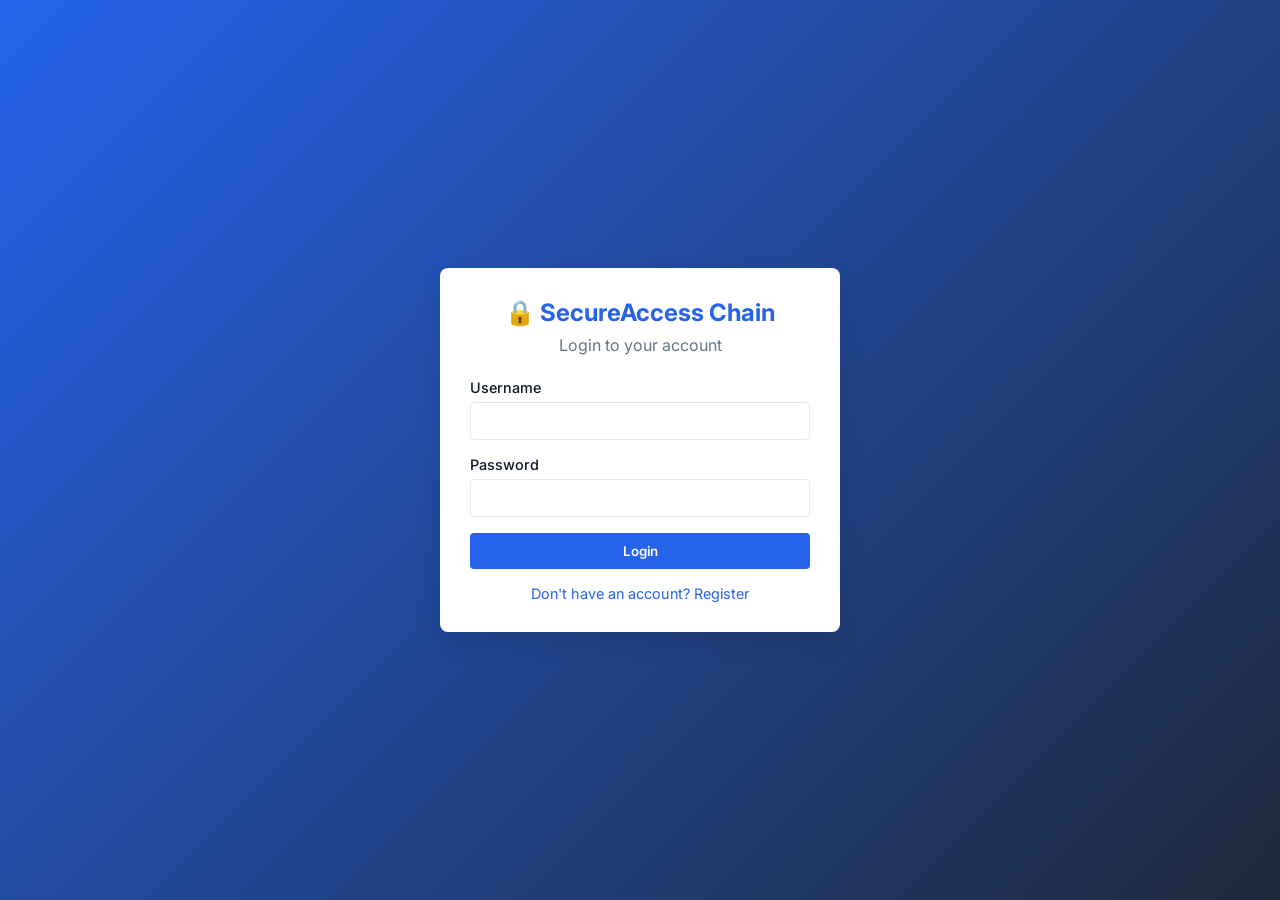
<file: frontend/index.html>
<!DOCTYPE html>
<html lang="en">
<head>
    <meta charset="UTF-8">
    <meta name="viewport" content="width=device-width, initial-scale=1.0">
    <title>SecureAccess Chain</title>
    <style>
        body { font-family: 'Inter', sans-serif; display: flex; justify-content: center; align-items: center; height: 100vh; background-color: #f1f5f9; margin: 0; }
        .spinner { border: 4px solid rgba(0, 0, 0, 0.1); width: 40px; height: 40px; border-radius: 50%; border-left-color: #2563eb; animation: spin 1s linear infinite; }
        @keyframes spin { 0% { transform: rotate(0deg); } 100% { transform: rotate(360deg); } }
    </style>
</head>
<body>
    <div class="spinner"></div>
    <script>
        document.addEventListener("DOMContentLoaded", () => {
            const token = localStorage.getItem("access_token");
            if (token) {
                window.location.href = "dashboard.html";
            } else {
                window.location.href = "login.html";
            }
        });
    </script>
</body>
</html>
</file>
<file: frontend/css/styles.css>
:root {
    --primary: #2563eb;
    --primary-hover: #1d4ed8;
    --sidebar: #1e293b;
    --sidebar-hover: #334155;
    --success: #059669;
    --danger: #dc2626;
    --warning: #d97706;
    --text-main: #0f172a;
    --text-muted: #64748b;
    --bg-main: #f8fafc;
    --bg-card: #ffffff;
    --border: #e2e8f0;
}

body {
    margin: 0;
    font-family: 'Inter', sans-serif;
    background-color: var(--bg-main);
    color: var(--text-main);
}

.login-body {
    display: flex;
    justify-content: center;
    align-items: center;
    min-height: 100vh;
    background: linear-gradient(135deg, #2563eb 0%, #1e293b 100%);
}

.login-container {
    width: 100%;
    max-width: 400px;
    padding: 20px;
}

.login-card {
    background-color: var(--bg-card);
    border-radius: 8px;
    padding: 30px;
    box-shadow: 0 10px 25px rgba(0,0,0,0.1);
}

.login-header {
    text-align: center;
    margin-bottom: 24px;
}

.login-header h2 {
    margin: 0;
    color: var(--primary);
}

.login-header p {
    color: var(--text-muted);
    margin-top: 8px;
}

.form-group {
    margin-bottom: 16px;
}

.form-group label {
    display: block;
    margin-bottom: 6px;
    font-weight: 500;
    font-size: 0.9rem;
}

.form-group input, .form-group select {
    width: 100%;
    padding: 10px;
    border: 1px solid var(--border);
    border-radius: 4px;
    box-sizing: border-box;
    font-family: 'Inter', sans-serif;
}

.btn {
    padding: 10px 16px;
    border: none;
    border-radius: 4px;
    font-weight: 600;
    cursor: pointer;
    transition: background-color 0.2s;
    font-family: 'Inter', sans-serif;
}

.btn-primary { background-color: var(--primary); color: white; }
.btn-primary:hover { background-color: var(--primary-hover); }
.btn-success { background-color: var(--success); color: white; }
.btn-danger { background-color: var(--danger); color: white; }
.btn-warning { background-color: var(--warning); color: white; }
.btn-outline { background-color: transparent; border: 1px solid var(--border); color: var(--text-main); }
.btn-full { width: 100%; }

.form-footer {
    text-align: center;
    margin-top: 16px;
    font-size: 0.9rem;
}
.form-footer a { color: var(--primary); text-decoration: none; }

.error-msg { color: var(--danger); font-size: 0.85rem; margin-bottom: 10px; }
.success-msg { color: var(--success); font-size: 0.85rem; margin-bottom: 10px; }

/* Dashboard Layout */
.sidebar {
    width: 250px;
    background-color: var(--sidebar);
    color: white;
    position: fixed;
    height: 100vh;
    left: 0;
    top: 0;
    display: flex;
    flex-direction: column;
}

.sidebar-brand {
    padding: 20px;
    font-size: 1.25rem;
    font-weight: 700;
    border-bottom: 1px solid rgba(255,255,255,0.1);
}

.sidebar-nav {
    flex: 1;
    display: flex;
    flex-direction: column;
    padding: 10px 0;
}

.sidebar-nav a {
    color: #cbd5e1;
    text-decoration: none;
    padding: 12px 20px;
    transition: background 0.2s;
}

.sidebar-nav a:hover, .sidebar-nav a.active {
    background-color: var(--sidebar-hover);
    color: white;
}

.sidebar-footer {
    padding: 15px 20px;
    border-top: 1px solid rgba(255,255,255,0.1);
}

.sidebar-footer a {
    color: #cbd5e1;
    text-decoration: none;
}

.main-content {
    margin-left: 250px;
    padding: 0;
    min-height: 100vh;
}

.topbar {
    background-color: white;
    padding: 15px 30px;
    border-bottom: 1px solid var(--border);
    display: flex;
    justify-content: space-between;
    align-items: center;
}

.topbar h1 { margin: 0; font-size: 1.25rem; }

.content {
    padding: 30px;
}

.stats-grid {
    display: grid;
    grid-template-columns: repeat(auto-fit, minmax(200px, 1fr));
    gap: 20px;
    margin-bottom: 30px;
}

.stat-card {
    background-color: white;
    padding: 20px;
    border-radius: 8px;
    box-shadow: 0 2px 4px rgba(0,0,0,0.05);
}

.stat-card h3 {
    margin: 0 0 10px 0;
    font-size: 0.9rem;
    color: var(--text-muted);
    font-weight: 500;
}

.stat-card p {
    margin: 0;
    font-size: 1.8rem;
    font-weight: 700;
}

.card {
    background-color: white;
    padding: 20px;
    border-radius: 8px;
    box-shadow: 0 2px 4px rgba(0,0,0,0.05);
    margin-bottom: 20px;
}

.toolbar {
    display: flex;
    justify-content: space-between;
    margin-bottom: 20px;
    align-items: center;
}

.data-table {
    width: 100%;
    border-collapse: collapse;
}

.data-table th, .data-table td {
    padding: 12px 15px;
    text-align: left;
    border-bottom: 1px solid var(--border);
}

.data-table th {
    background-color: #f8fafc;
    font-weight: 600;
    color: var(--text-muted);
}

.data-table tbody tr:hover {
    background-color: #f1f5f9;
}

.badge {
    padding: 4px 8px;
    border-radius: 9999px;
    font-size: 0.75rem;
    font-weight: 600;
}

.badge-blue { background-color: #dbeafe; color: #1e40af; }
.badge-green { background-color: #d1fae5; color: #065f46; }
.badge-yellow { background-color: #fef3c7; color: #92400e; }
.badge-purple { background-color: #ede9fe; color: #5b21b6; }

.modal {
    display: none;
    position: fixed;
    top: 0; left: 0; width: 100%; height: 100%;
    background-color: rgba(0,0,0,0.5);
    align-items: center;
    justify-content: center;
}

.modal-content {
    background: white;
    padding: 30px;
    border-radius: 8px;
    width: 100%;
    max-width: 400px;
}

.tabs {
    display: flex;
    gap: 10px;
    margin-bottom: 20px;
}

.tab-btn {
    padding: 10px 20px;
    border: none;
    background: transparent;
    cursor: pointer;
    font-size: 1rem;
    font-weight: 500;
    border-bottom: 2px solid transparent;
}

.tab-btn.active {
    border-bottom-color: var(--primary);
    color: var(--primary);
}

.flex { display: flex; }
.justify-between { justify-content: space-between; }
.items-center { align-items: center; }
.gap-2 { gap: 8px; }
.mt-4 { margin-top: 16px; }
.mb-4 { margin-bottom: 16px; }
.text-sm { font-size: 0.875rem; color: var(--text-muted); }
</file>
